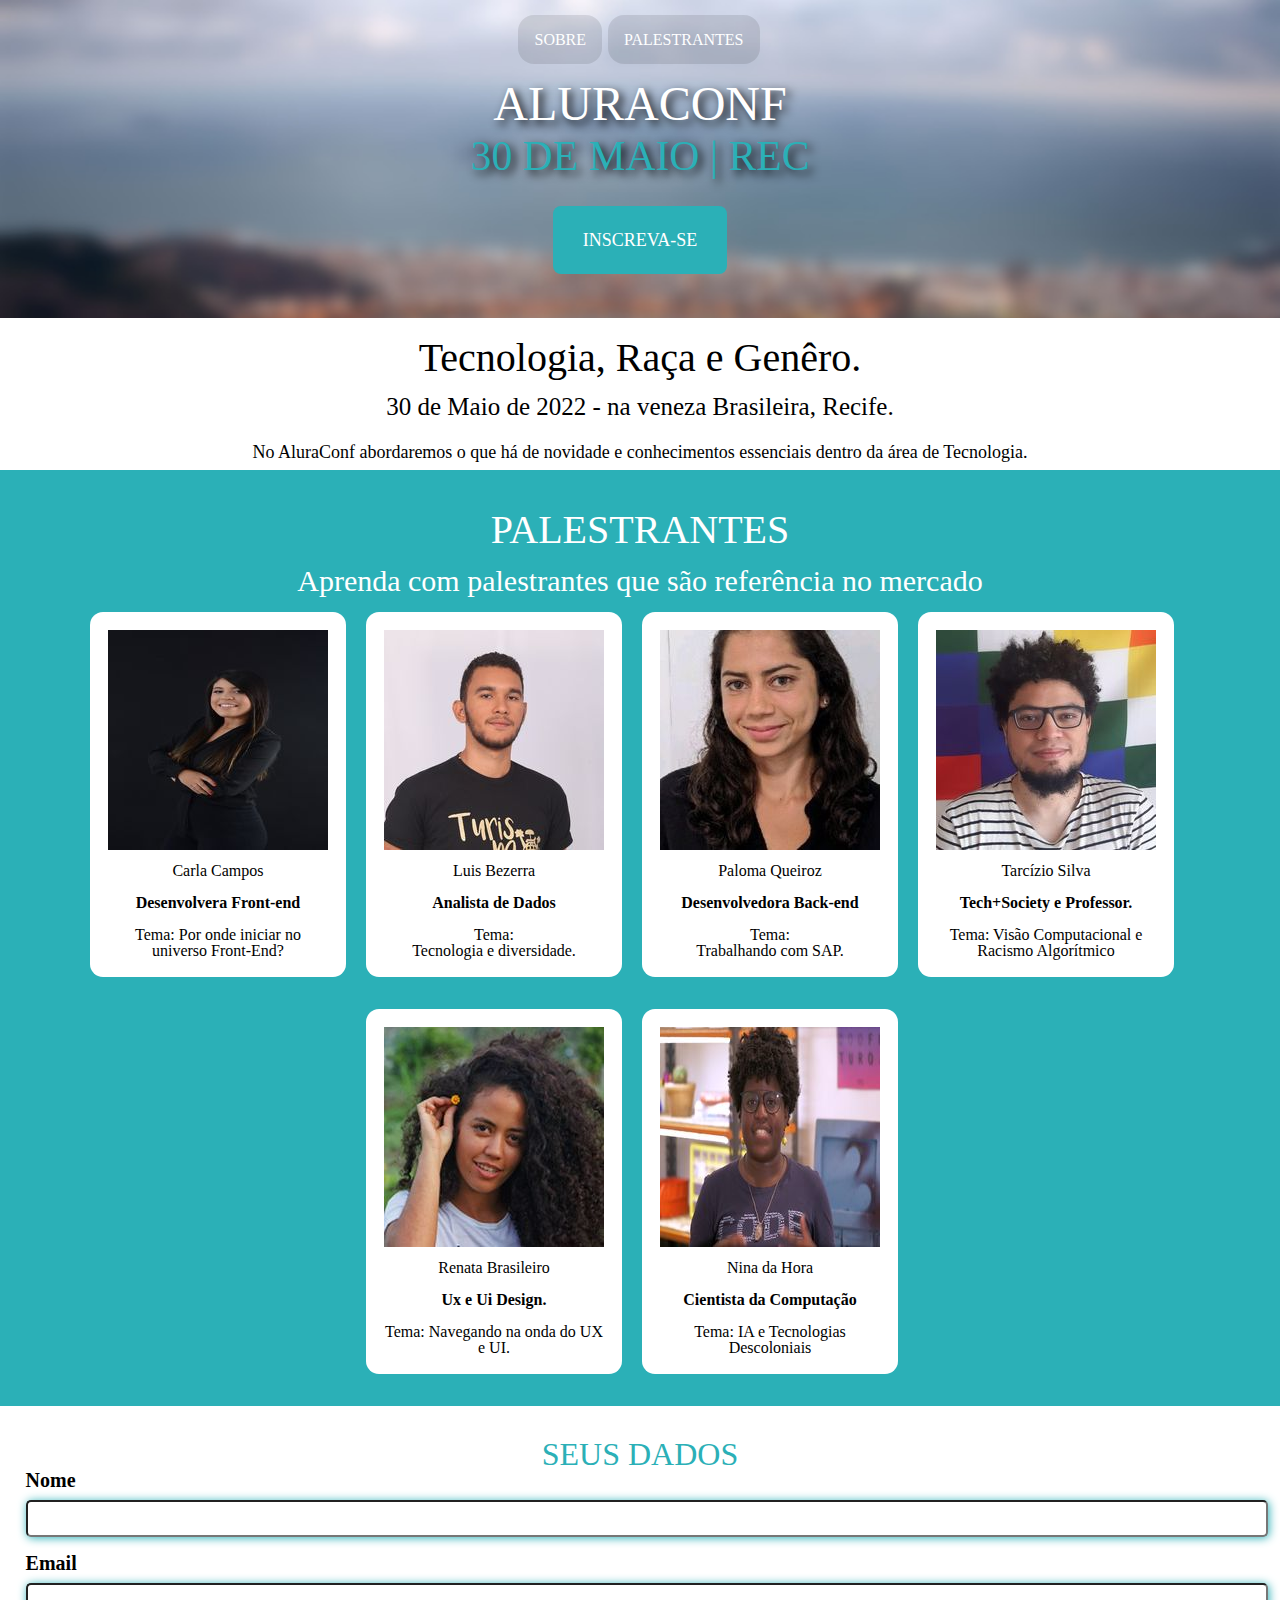
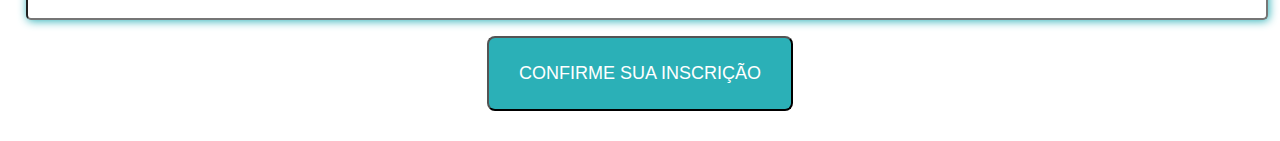
<file: index.html>
<!DOCTYPE html>
<html>
<head>
    <meta charset="UTF-8">
    <meta name="viewport" content="width=device-width">
    <title>Aluraconf</title>
    <link rel="stylesheet" href="css/reset.css">
    <link rel="stylesheet" href="css/base.css">
    <link rel="stylesheet" href="css/header.css">
    <link rel="stylesheet" href="css/about.css">
    <link rel="stylesheet" href="css/speakers.css">
    <link rel="stylesheet" href="css/form.css">

</head>

<body>
    <header class="header">
        <nav class="main-menu">
            <ul>
                <li class="menu-item"><a href="#panel-about">Sobre</a></li>               </li>
                <li class="menu-item"><a href="#panel-speakers">Palestrantes</a></li>
            </ul>
        </nav>  
        <div class="jumbotron">
            <section class="panel-main">
                <h1 class="title">ALURACONF</h1>
                <h2 class="subtitle">30 DE MAIO | REC </h2>
            </section>
            <section class="panel-subscribe"> 
                <a href="#panel-form" class="button">Inscreva-se</a>
            </section>

        </div> 
    </header>

    <section id="panel-about" class="panel panel-about">
        <div class="container">
            <h2 class="title">Tecnologia, Raça e Genêro.</h2>
            <h3 class="subtitle">30 de Maio de 2022 - na veneza Brasileira, Recife.</h3>

            <div class="about-description">
                <p>
                No AluraConf abordaremos o que há de novidade e conhecimentos essenciais dentro da área de Tecnologia. 
                </p>
            </div>
        </div>
    </section>

    <section id="panel-speakers" class="panel panel-speakers">
        <div class="container">
            <div class="about-speakers">

                <h2 class="title">PALESTRANTES</h2>
                <h3 class="subtitle">Aprenda com palestrantes que são referência no mercado</h3>
            </div>

            <ul class="speakers">

                <li class="speaker">
                    <figure class="speaker-portrait">
                        <img class="spaeker-image" src="img/palestrantes/carla.jpg" alt="Foto do Palestrante">
                        <figcaption class="speaker-name">Carla Campos</figcaption>
                        <p class="speaker-bio">Desenvolvera Front-end</p>
                    </figure>
                    <p class="speaker-speach">Tema: 
                        Por onde iniciar no universo Front-End?</p>
                </li>

                <li class="speaker">
                    <figure class="speaker-portrait">
                        <img class="spaeker-image" src="img/palestrantes/luis.jpg" alt="Foto do Palestrante">
                        <figcaption class="speaker-name">Luis Bezerra</figcaption>
                        <p class="speaker-bio">Analista de Dados</p>
                    </figure>
                    <p class="speaker-speach">Tema: </p>
                        Tecnologia e diversidade.</p>
                </li>

                <li class="speaker">
                    <figure class="speaker-portrait">
                        <img class="spaeker-image" src="img/palestrantes/paloma.jpg" alt="Foto do Palestrante">
                        <figcaption class="speaker-name">Paloma Queiroz</figcaption>
                        <p class="speaker-bio">Desenvolvedora Back-end</p>
                    </figure>
                    <p class="speaker-speach">Tema: </p>
                        Trabalhando com SAP.</p>
                </li>

                <li class="speaker">
                    <figure class="speaker-portrait">
                        <img class="spaeker-image" src="img/palestrantes/tarcizio.jpg" alt="Foto do Palestrante">
                        <figcaption class="speaker-name">Tarcízio Silva</figcaption>
                        <p class="speaker-bio">Tech+Society e Professor.</p>
                    </figure>
                    <p class="speaker-speach">Tema: Visão Computacional e Racismo Algorítmico</p>
                </li>

                <li class="speaker">
                    <figure class="speaker-portrait">
                        <img class="spaeker-image" src="img/palestrantes/renata.jpg" alt="Foto do Palestrante">
                        <figcaption class="speaker-name">Renata Brasileiro</figcaption>
                        <p class="speaker-bio">Ux e Ui Design.</p>
                    </figure>
                    <p class="speaker-speach">Tema: Navegando na onda do UX e UI.</p>
                </li>

                <li class="speaker">
                    <figure class="speaker-portrait">
                        <img class="spaeker-image" src="img/palestrantes/nina.jpg" alt="Foto do Palestrante">
                        <figcaption class="speaker-name">Nina da Hora</figcaption>
                        <p class="speaker-bio">Cientista da Computação</p>
                    </figure>
                    <p class="speaker-speach">Tema: IA e Tecnologias Descoloniais</p>
                </li>
            </ul>
        </div>
    </section>

    <section id="panel-form" class="panel-form">
        <div class="container">
        <h2 class="title">Seus Dados</h2>

            <form>
                <div class="field">
                    <label>Nome</label>
                    <input class="field-input">
                </div>
                <div class="field">
                <label>Email</label>
                <input class="field-input">
                </div>
                <div class="button-place">
                <button class="button">CONFIRME SUA INSCRIÇÃO</button>
                </div>
            </form>
        </div>
    </section>
    <script src="js/jquery.js"></script>
    <script src="js/index.js"></script>
</body>
</html>
</file>
<file: css/base.css>
.container {

    width: 96%;
    margin: 0 auto;
}

.field {
    margin-bottom: 16px;
}

.field label {
    display: block;
    font-size: 20px;
    margin-bottom: 10px;
    font-weight: bold;
}

.field .field-input {
    display: block;
    width: 100%;
    font-size: 20px;
    padding: 5px;
    border-radius: 5px;
    box-shadow: 1px 1px 10px #2BB0B7;

}

.button {
    display: inline-block;
    color: white;
    text-decoration: none;
    font-size:  18px;
    padding: 25px 30px;
    background-color: #2BB0B7;
    border-radius: 8px;
}
</file>
<file: css/header.css>
.header {
    background: url("../img/destaque.jpeg")no-repeat;
    background-size: cover;
    padding-top: 32px;
}
.header .main-menu {

    text-align: center;
}
.header .main-menu .menu-item {

    display: inline-block;
    margin: 0 2px 32px 0;
}
.header .main-menu .menu-item a {
    color: white;
    padding: 16px;
    background: rgba(0, 0, 0, 0.1);
    border-radius: 16px;
    text-transform: uppercase;
    text-decoration: none;
    transition: background-color 0.5s;
}

.header .main-menu .menu-item a:hover {
    background-color: #2BB0B7;
}

.header .jumbotron {
    text-align: center;
    padding: 0 0 44px 0;
    text-transform: uppercase;
}

.header .panel-main {
    color: white;
    text-shadow: 4px 4px 10px black;
}
.header .jumbotron .title {

    font-size: 3em;
}

.header .jumbotron .subtitle {
    font-size: 2.6em;
    color: #2BB0B7;
    margin-top: 8px;
}

.header .jumbotron .panel-subscribe {
    margin-top: 28px;
}

@media(min-widht: 657px) {

    .header .jumbotron {

        font-size: 28px;
    }
}
</file>
<file: css/about.css>
.panel-about {
    margin-top: 20px;
    text-align: center;
    
}

.panel-about .title {
    font-size: 40px;
    margin-bottom: 16px;
}

.panel-about .subtitle {

    font-size: 25px;
    margin-bottom: 16px;

}

.panel-about .about-description {

    font-size: 18px;
    line-height: 35px;
}
</file>
<file: css/speakers.css>
.panel-speakers {
    padding-top: 40px;
    background: #2BB0B7;
}

.panel-speakers .about-speakers {
    text-align: center;
}

.panel-speakers .title {
    color: white;
    font-size: 40px;
    margin-bottom: 16px;
}

.panel-speakers .subtitle {
    color: white;
    font-size: 30px;
    margin-bottom: 16px; 
}

.panel-speakers .speakers {
    text-align: center;
}


.panel-speakers .speaker {
    background: white;
    display: inline-block;
    margin: 0 16px 32px 0;
    padding: 18px;
    border-radius: 13px;
    width: 220px;
    vertical-align: top;
}

.panel-speakers .speaker-image {
    border-radius: 50%;
}

.panel-speakers .speaker-name {
    margin-top: 10px;
}

.panel-speakers .speaker-bio {
    font-weight: bold;
    margin-top: 16px;
}

.panel-speakers .speaker-speach {
    margin-top: 16px;
}
</file>
<file: css/form.css>
.panel-form {
    margin-top: 32px;
}

.panel-form .title {
    font-size: 32px;
    color: #2BB0B7;
    text-align: center;
    text-transform: uppercase;
}

.button-place {
    text-align: center;
    margin-bottom: 30px;
}
</file>
